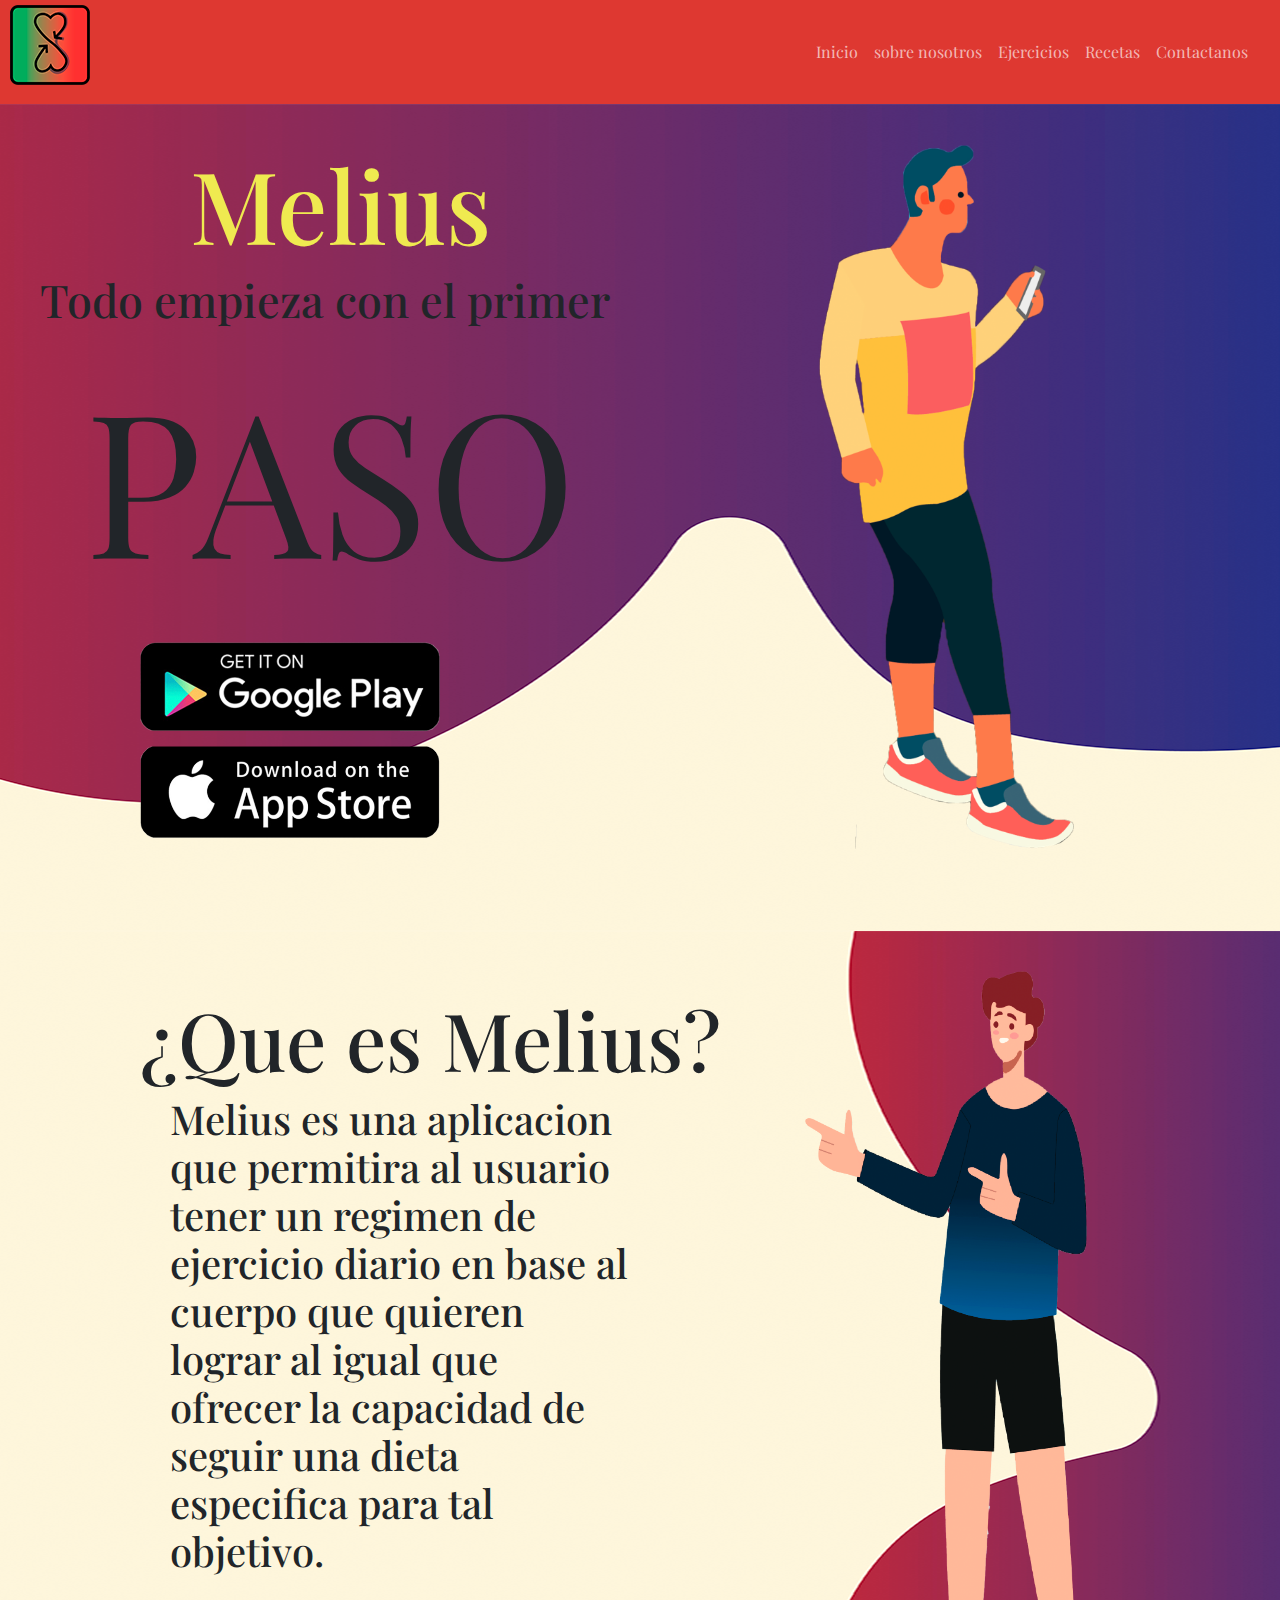
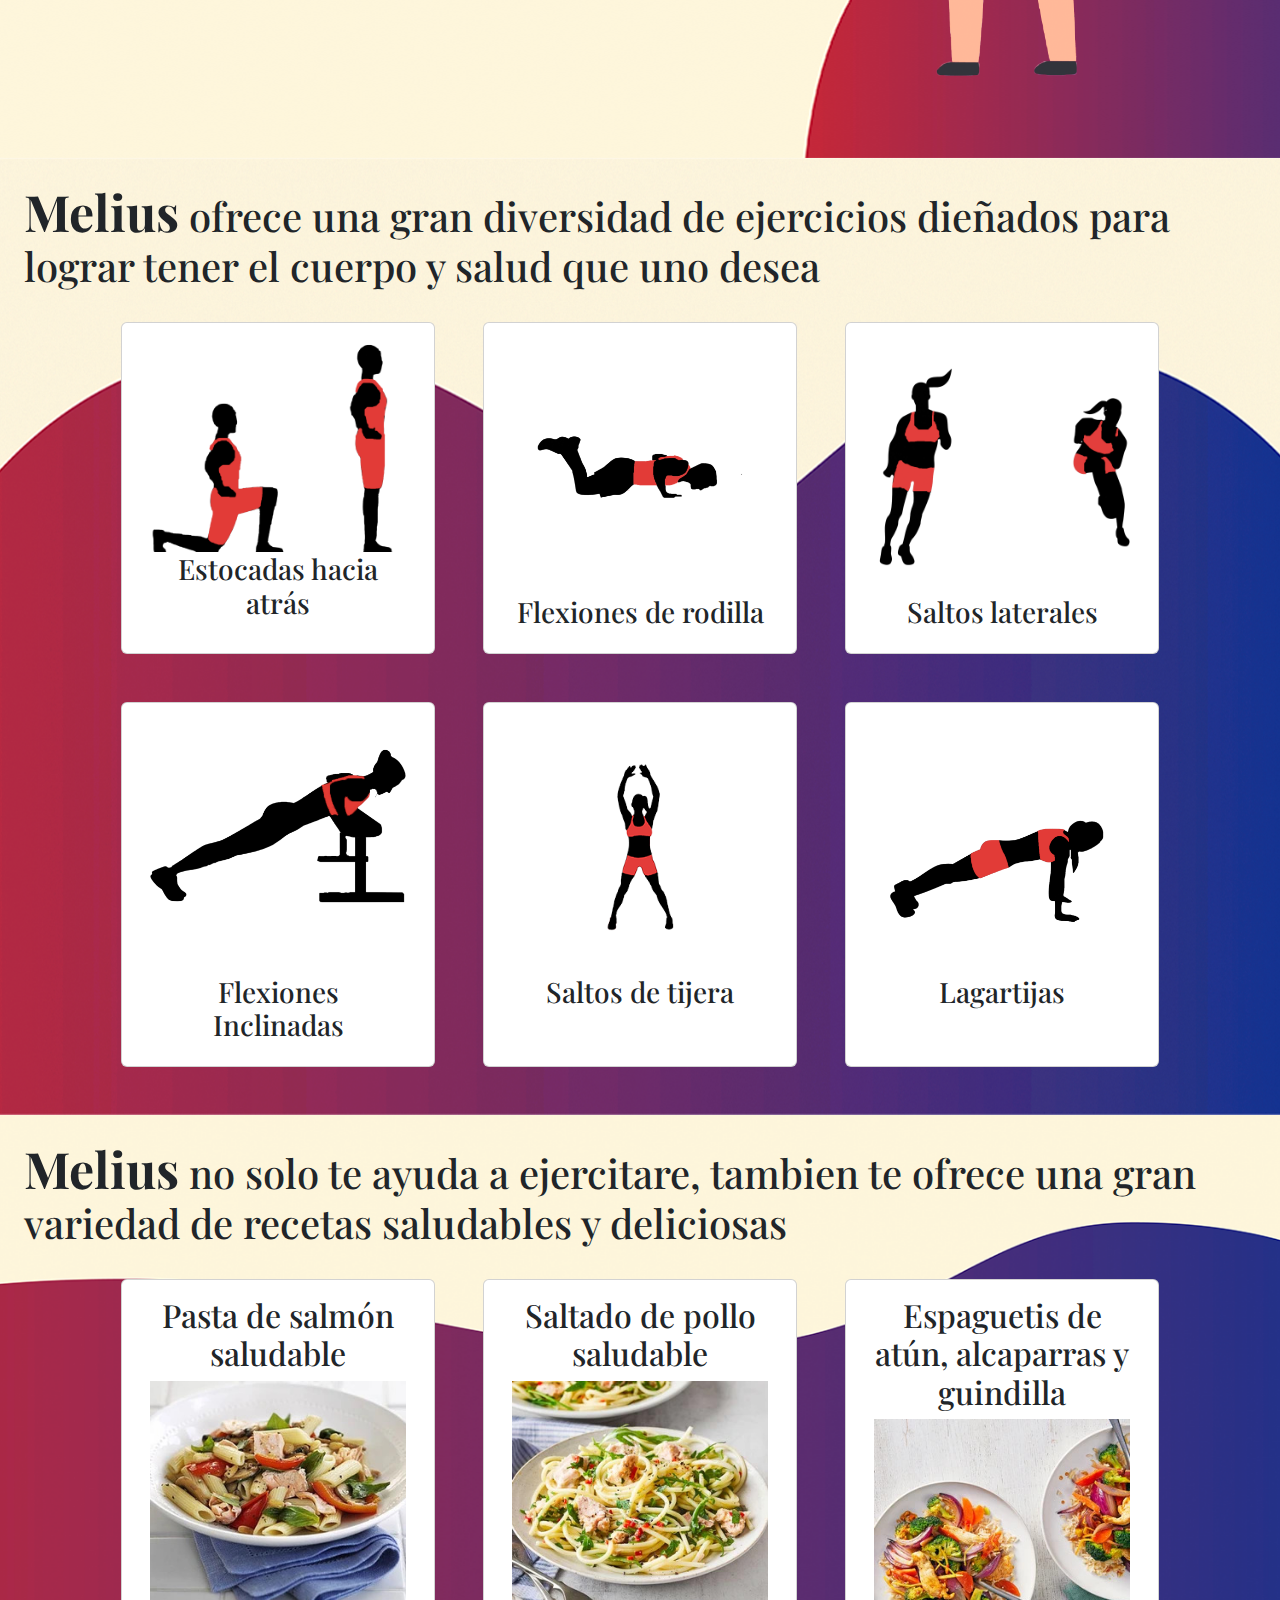
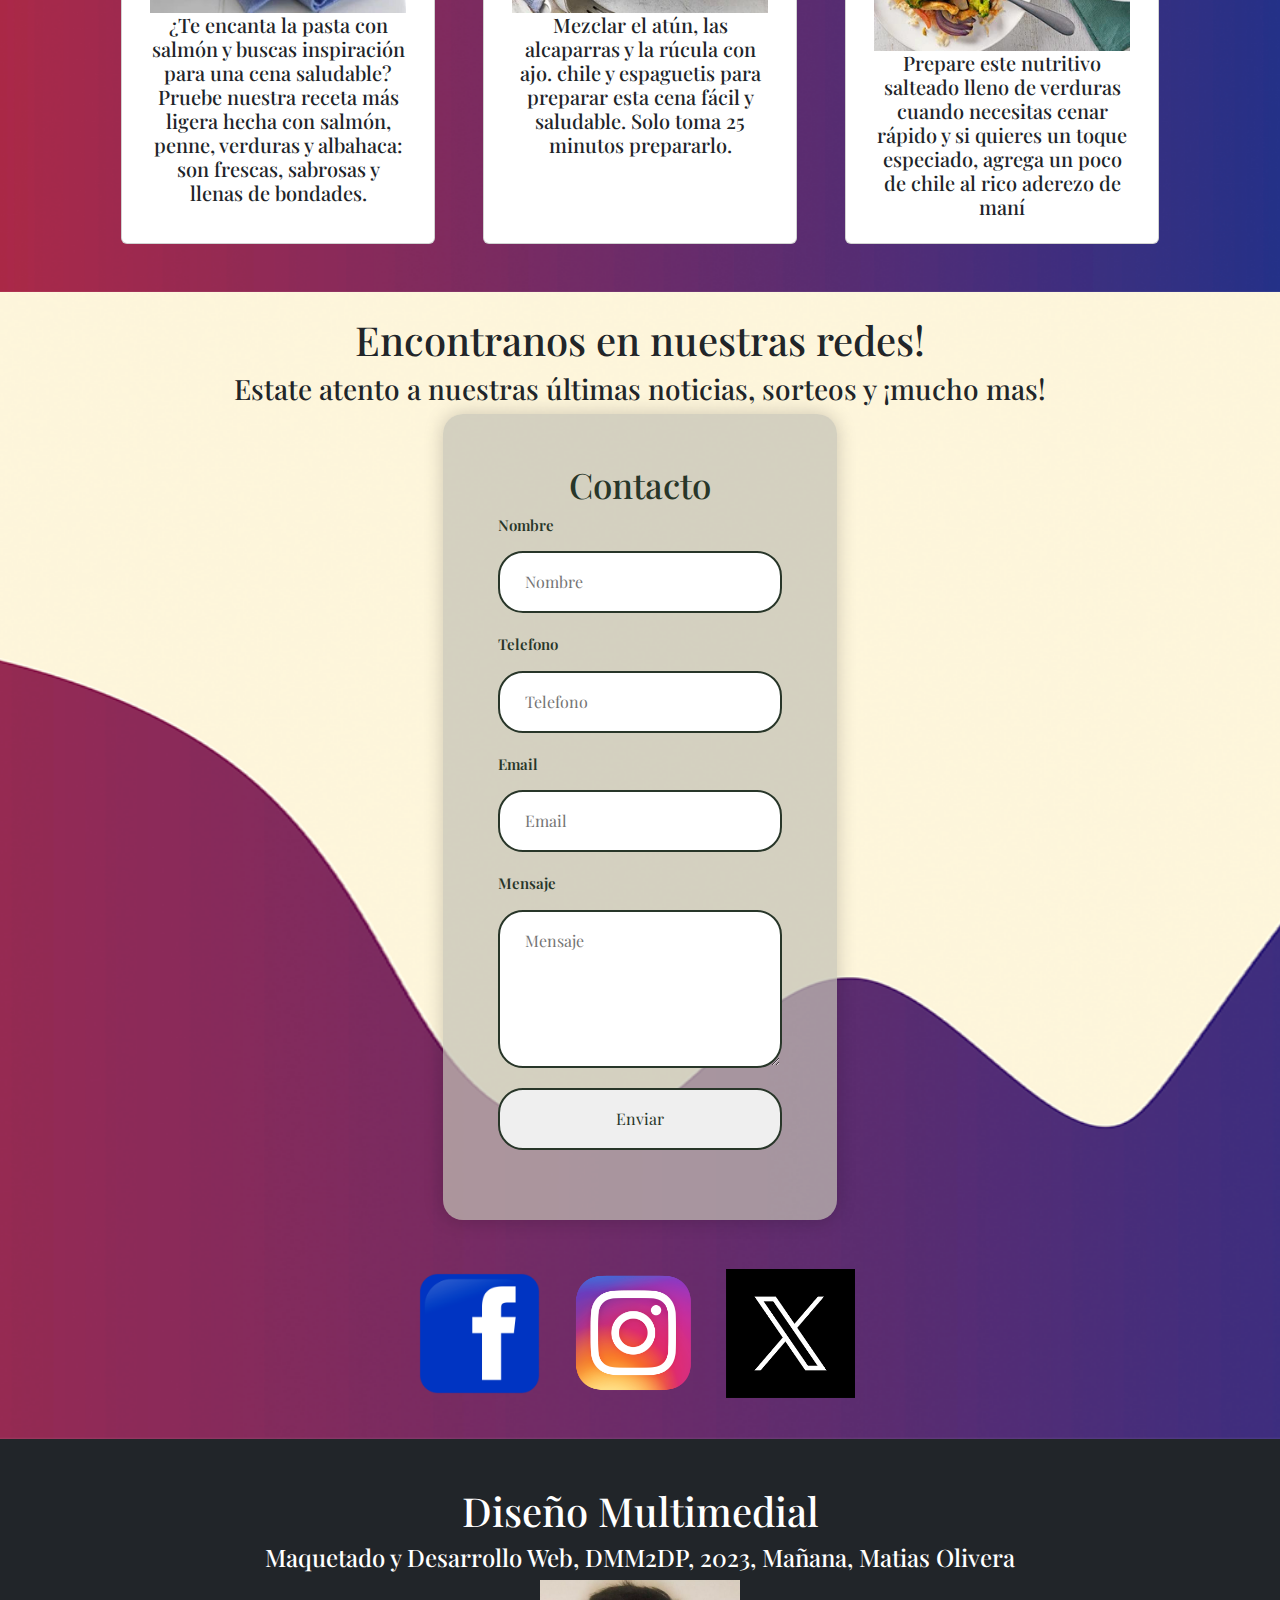
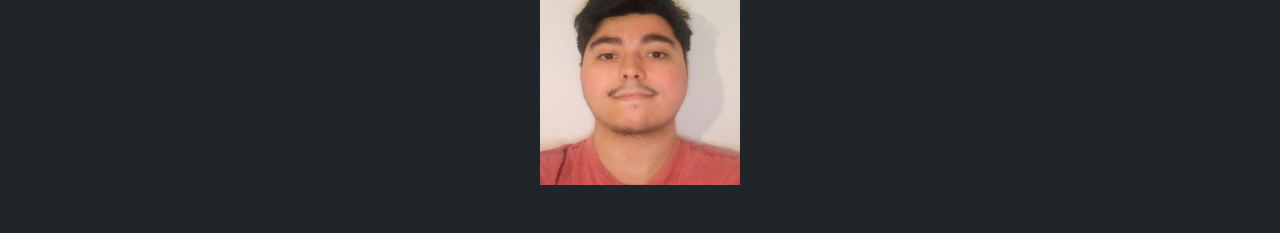
<file: index.html>
<!DOCTYPE html>
<html lang="es">

<head>
    <meta charset="UTF-8">
    <meta name="viewport" content="width=device-width, initial-scale=1.0">
    <title>Matias Olivera</title>

    <link rel="stylesheet" href="app/css/bootstrap.css">
    <link rel="stylesheet" href="css/estilos.css">
    <link rel="apple-touch-icon" sizes="57x57" href="iconos/apple-icon-57x57.png">
    <link rel="apple-touch-icon" sizes="60x60" href="iconos/apple-icon-60x60.png">
    <link rel="apple-touch-icon" sizes="72x72" href="iconos/apple-icon-72x72.png">
    <link rel="apple-touch-icon" sizes="76x76" href="iconos/apple-icon-76x76.png">
    <link rel="apple-touch-icon" sizes="114x114" href="iconos/apple-icon-114x114.png">
    <link rel="apple-touch-icon" sizes="120x120" href="iconos/apple-icon-120x120.png">
    <link rel="apple-touch-icon" sizes="144x144" href="iconos/apple-icon-144x144.png">
    <link rel="apple-touch-icon" sizes="152x152" href="iconos/apple-icon-152x152.png">
    <link rel="apple-touch-icon" sizes="180x180" href="iconos/apple-icon-180x180.png">
    <link rel="icon" type="image/png" sizes="192x192" href="iconos/android-icon-192x192.png">
    <link rel="icon" type="image/png" sizes="32x32" href="iconos/favicon-32x32.png">
    <link rel="icon" type="image/png" sizes="96x96" href="iconos/favicon-96x96.png">
    <link rel="icon" type="image/png" sizes="16x16" href="iconos/favicon-16x16.png">
    <link rel="manifest" href="manifest.json">
    <link rel="preconnect" href="https://fonts.googleapis.com">
    <link rel="preconnect" href="https://fonts.gstatic.com" crossorigin>
    <link href="https://fonts.googleapis.com/css2?family=Playfair+Display:wght@400;700&display=swap" rel="stylesheet">
    <meta name="msapplication-TileColor" content="#ffff00">
    <meta name="msapplication-TileImage" content="iconos/ms-icon-144x144.png">
    <meta name="theme-color" content="#ff0000">

    <meta name="mobile-web-app-capable" content="yes">
    <meta name="apple-mobile-web-app-capable" content="yes">
    <meta name="apple-mobile-web-app-title" content="Melius">
    <meta name="apple-mobile-web-app-status-bar-style" content="black-translucent">
    <meta name="theme-color" content="#6170f7">
    <meta name="msapplication-starturl" content="/app/">
    
</head>

<body>

    <header class="Head container-fluid bg-header py-4 sticky-top">
        <h1 id="logo">Melius</h1>
        <nav class="navbar navbar-expand-lg" data-bs-theme="dark">
            <div class="container-fluid">

                <button class="navbar-toggler" type="button" data-bs-toggle="collapse" data-bs-target="#barra"
                    aria-controls="barra" aria-expanded="false" aria-label="Botón hamburguesa">
                    <span class="navbar-toggler-icon"></span>
                </button>
                <div class="collapse navbar-collapse" id="barra">
                    <ul class="navbar-nav ms-auto text-center">
                        <li class="nav-item">
                            <a class="nav-link" href="#inicio">Inicio</a>
                        </li>
                        <li class="nav-item">
                            <a class="nav-link" href="#nosotros">sobre nosotros</a>
                        </li>
                        <li class="nav-item">
                            <a class="nav-link " href="#ejercicios">Ejercicios</a>
                        </li>
                        <li class="nav-item">
                            <a class="nav-link" href="#recetas">Recetas</a>
                        </li>
                        <li class="nav-item">
                            <a class="nav-link" href="#contactos">Contactanos</a>
                        </li>
                    </ul>
                </div>
            </div>
        </nav>
    </header>

    <section class="present container-fluid-lg p-4 bg2" >
        <span id="inicio" class="ancla"></span>
    <div class="row">
        <div class="col-12 col-md-12 col-lg-12">
        <div class="row">   
            <div class="col-md m-md-3">
                <div class="row">
                <div class="texto1 col-12 col-md-12 col-lg-6">
                    <figure>
                    <figcaption><h1>Melius</h1>
                    <h2>Todo empieza con el primer</h2>
                    <p>PASO</p></figcaption>
                    <img src="imagenes/descargar.png" alt="descarga" class="img3 img-fluid">
                </figure>
                </div>
                <div class="col-12 col-md-12 col-lg-6">
                    <img src="imagenes/1.png" alt="hombre 1" class="img1 img-fluid mb-3">
                </div>
            </div>
            </div>
        </div>
    </div>
    </div>
    </section>
    <section class="act container-fluid-lg p-4 bg2">
        <span id="nosotros" class="ancla"></span>
        <div class="row">
            <div class="col-12 col-md-12 col-lg-12">
            <div class="row">   
                <div class="col-md m-md-3">
                    <div class="row">
                    <div class="texto2 col-12 col-md-12 col-lg-6">
                        <h1>¿Que es Melius?</h1>
                        <h2>Melius es una aplicacion que permitira al usuario tener
                            un regimen de ejercicio diario en base al cuerpo que quieren
                            lograr al igual que ofrecer la capacidad de seguir una dieta
                            especifica para tal objetivo.</h2>
                    </div>
                    
                    <div class="col-12 col-md-12 col-lg-6">
                        <img src="imagenes/2.png" alt="hombre 2" class="img2 img-fluid mb-3">
                    </div>
                </div>
                
                </div>
            </div>
        </div>
        </div>
        </section>


    <section class="active container-fluid-lg p-4 bg1">
        <div class="row">
            <div class="col-12 col-md-12 col-lg-12">
        <span id="ejercicios" class="ancla"></span>

        <div class="row justify-content-center">
            <div class="col-12">
                <h1><strong>Melius</strong> ofrece una gran diversidad de ejercicios dieñados
                    para lograr tener el cuerpo y salud que uno desea</h1>
            </div>
            <div class="card-size col-10 col-md-5 col-lg-3 card m-4">
                <div class="card-body">
                    <div class="text-center">
                        <img src="imagenes/ejercicio1.png" alt="estocada" class="img-fluid">
                    </div>
                    <h3 class="card-title text-center">Estocadas hacia atrás</h3>
                </div>
            </div>

            <div class="card-size col-10 col-md-5 col-lg-3 card m-4">
                <div class="card-body">
                    <div class="text-center">
                        <img src="imagenes/ejercicio2.png" alt="flexion de rodilla" class="img-fluid">
                    </div>
                    <h3 class="card-title text-center">Flexiones de rodilla</h3>
                </div>
            </div>


            <div class="card-size col-10 col-md-5 col-lg-3 card m-4">
                <div class="card-body">
                    <div class="text-center">
                        <img src="imagenes/ejercicio3.png" alt="saltos laterales" class="img-fluid">
                    </div>
                    <h3 class="card-title text-center">Saltos laterales</h3>
                </div>
            </div>

            <div class="card-size col-10 col-md-5 col-lg-3 card m-4">
                <div class="card-body">
                    <div class="text-center">
                        <img src="imagenes/ejercicio4.png" alt="flexiones inclinadas" class="img-fluid">
                    </div>
                    <h3 class="card-title text-center">Flexiones Inclinadas</h3>
                </div>
            </div>

            <div class="card-size col-10 col-md-5 col-lg-3 card m-4">
                <div class="card-body">
                    <div class="text-center">
                        <img src="imagenes/ejercicio5.png" alt="saltos de tijera" class="img-fluid">
                    </div>
                    <h3 class="card-title text-center">Saltos de tijera</h3>
                </div>
            </div>
            <div class="card-size col-10 col-md-5 col-lg-3 card m-4">
                <div class="card-body">
                    <div class="text-center">
                        <img src="imagenes/ejercicio6.png" alt="lagartijas" class="img-fluid">
                    </div>
                    <h3 class="card-title text-center">Lagartijas</h3>
                </div>
            </div>
            
        </div>
    </div>
    </div>
    </section>


    <section class="comidas container-fluid-lg p-4 bg1">
        <div class="row">
            <div class="col-12 col-md-12 col-lg-12">
        <span id="recetas" class="ancla"></span>

        <div class="row justify-content-center">
            <div class="col-12">
                <h1><strong>Melius</strong> no solo te ayuda a ejercitare, tambien te ofrece una gran
                    variedad de recetas saludables y deliciosas</h1>
            </div>
            
            <div class="card-size col-10 col-md-5 col-lg-3 card m-4">
                <div class="card-body">
                    <div class="text-center">
                        <h2 class="card-title text-center">Pasta de salmón saludable</h2>
                        <img src="imagenes/recipe-image-legacy-id-1244455_7-e831545 (1).jpg" alt="pasta de salmon" class="img-fluid">
                    </div>
                    <h5 class=" text-center">¿Te encanta la pasta con salmón y buscas
                        inspiración para una cena saludable?
                        Pruebe nuestra receta más ligera hecha con
                        salmón, penne, verduras y albahaca:
                        son frescas, sabrosas y llenas de bondades.</h5>
                </div>
            </div>

            <div class="card-size col-10 col-md-5 col-lg-3 card m-4">
                <div class="card-body">
                    <div class="text-center">
                        <h2 class="card-title text-center">Saltado de pollo saludable</h2>
                        <img src="imagenes/Tuna-Caper-Chilli-Spaghetti-0d409ad.jpg" alt="salteado" class="img-fluid">
                    </div>
                    <h5 class="card-title text-center">Mezclar el atún, las alcaparras y la rúcula
                        con ajo. chile y espaguetis para preparar
                        esta cena fácil y saludable.
                        Solo toma 25 minutos prepararlo.</h5>
                </div>
            </div>


            <div class="card-size col-10 col-md-5 col-lg-3 card m-4">
                <div class="card-body">
                    <div class="text-center">
                        <h2 class="card-title text-center">Espaguetis de atún, alcaparras y guindilla</h2>
                        <img src="imagenes/Healthy-chicken-stir-fry-02a0a0f.jpg" alt="atun" class="img-fluid">
                    </div>
                    <h5 class="card-title text-center">Prepare este nutritivo salteado lleno de
                        verduras cuando necesitas cenar rápido y
                        si quieres un toque especiado, agrega un
                        poco de chile al rico aderezo de maní</h5>
                </div>
            </div>
            
        </div>
    </div>
    </div>
    </section>

    <section class="contact container-fluid-lg p-4 bg1">
        <span id="contactos" class="ancla"></span>
        <div class="row">
            <div class="col-12 col-md-12 col-lg-12">
        <div class="row justify-content-center">
            <div class="col-md-12">
                <div class="txtContact">
                <h1>
                    Encontranos en nuestras redes!
                </h1>
                <h3>
                    Estate atento a nuestras últimas noticias, sorteos y ¡mucho mas!
                </h3>
                </div>
                <div class="row mb-3">
                    <div class="col"></div>
                    <div class="formCent col-12 col-md-10 col-lg-4 mb-5">
                    <form class="formulario" action="https://formsubmit.co/matias.olivera@davinci.edu.ar" method="POST">
                    <h2 class="titleContact">Contacto</h2>
                    <div class="imput">
                        <label class="tituloForm" for="name">Nombre </label>
                        <input class="txt" type="text" name="name" id="name" placeholder="Nombre">
            
                        <label class="tituloForm" for="phone">Telefono</label>
                        <input class="txt" type="tel" name="phone" id="phone" placeholder="Telefono">
            
                        <label class="tituloForm" for="Email">Email</label>
                        <input class="txt" type="email" name="email" id="email" placeholder="Email">
            
                        <label class="tituloForm" for="message">Mensaje</label>
                        <textarea class="txt" name="message" id="message" cols="30" rows="5" placeholder="Mensaje"></textarea>
            
                        <input class="txt" class="btn" type="submit" value="Enviar">
            
                        <input class="txt" type="hidden" name="_next" value="https://gremoar.github.io/pwa/">
                        <input class="txt" type="hidden" name="_captcha" value="false">
                    </div>
                    </form>
                    </div>
                    <div class="col"></div>
                    <div class="row">
                    <div class="col"></div>
                    <div class="iconoss col-8 col-md-8 col-lg-8">
                    <div class="card-sizes col-3 col-md-2 col-lg-3 card ms-4">
                                <img src="imagenes/facebook.png" alt="facebook" class="img-fluid">
                    </div>
                    <div class="card-sizes col-3 col-md-2 col-lg-3 card ms-4">
                                <img src="imagenes/instagram.png" alt="insta" class="img-fluid">
                    </div>
                    <div class="card-sizes col-3 col-md-2 col-lg-3 card ms-4">
                                <img src="imagenes/X.jpg" alt="twitter" class="img-fluid">
                    </div>
                    </div>
                    <div class="col"></div>
                    </div>
                </div>
            </div>
            </div>
        </div>
    </div>
    </div>
    </section>


    <footer class="container-fluid bg-dark py-5 d-flex justify-content-center text-white">
        <ul class="m-0 p-0">
            <li class="h1">Diseño Multimedial</li>
            <li class="h4">Maquetado y Desarrollo Web, DMM2DP, 2023, Mañana, Matias Olivera</li>
            <img src="imagenes/yo.png" alt="alumno" class="fondo img-fluid">
        </ul>
    </footer>

    <script src="app/js/bootstrap.bundle.min.js"></script>

    <script>
        const barra = document.querySelector(".navbar-collapse");
        const cierre = new bootstrap.Collapse(barra, {
            toggle: false
        });
        const botones = document.querySelectorAll(".nav-item > a");
        const navegar = function (evento) {
            evento.preventDefault();
            const seccionApuntada = this.hash;
            if (barra.classList.contains('show')) {
                cierre.toggle()
                barra.addEventListener("hidden.bs.collapse", function () {
                    let distancia = document.querySelector(seccionApuntada).offsetTop;
                    if (seccionApuntada.length != 0) {
                        distancia = distancia;
                        scroll({ top: distancia, behavior: "smooth" });
                    }
                });
            } else {
                let distancia = document.querySelector(seccionApuntada).offsetTop;
                if (seccionApuntada.length != 0) {
                    distancia = distancia;
                    scroll({ top: distancia, behavior: "smooth" });
                }
            }
        }
        botones.forEach(boton => {
            boton.addEventListener("click", navegar);
        });
    </script>

    <script>
        if (typeof navigator.serviceWorker !== 'undefined') {
            navigator.serviceWorker.register('sw.js')
        }
    </script>

</body>

</html>
</file>
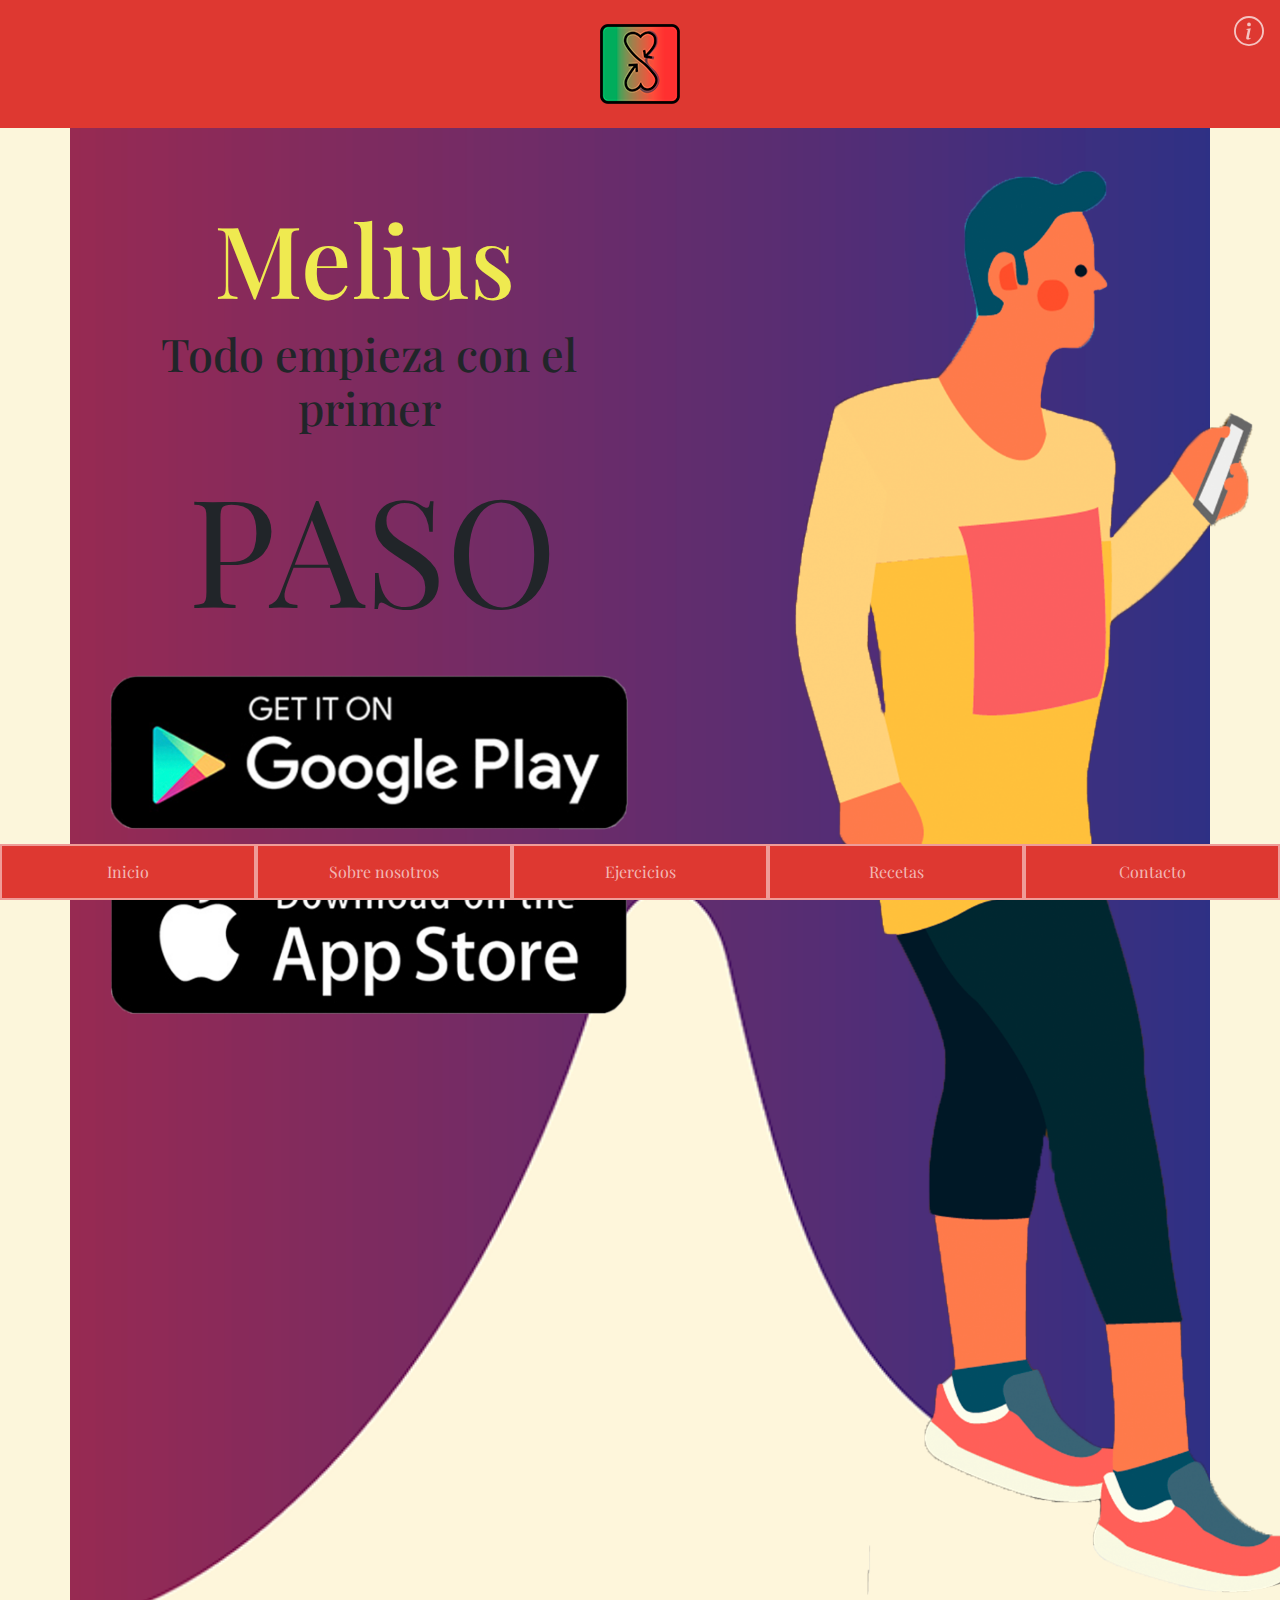
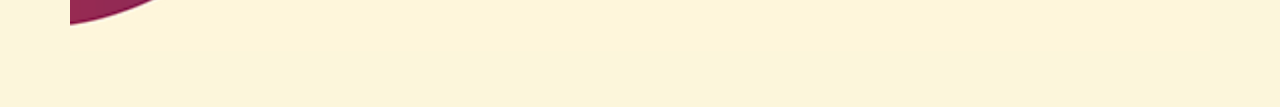
<file: app/index.html>
<!DOCTYPE html>
<html lang="es">

<head>
    <meta charset="UTF-8">
    <meta name="viewport" content="width=device-width, initial-scale=1.0">
    <title>Matias Olivera</title>

    <link rel="stylesheet" href="css/bootstrap.css">
    <link rel="stylesheet" href="css/estilos.css">
    <link rel="preconnect" href="https://fonts.googleapis.com">
    <link rel="preconnect" href="https://fonts.gstatic.com" crossorigin>
    <link href="https://fonts.googleapis.com/css2?family=Playfair+Display:wght@400;700&display=swap" rel="stylesheet">
</head>

<body>

    <header class="container-fluid bg-header py-4">
        <h1 id="logo">Melius</h1>
        <a href="#" id="info" data-bs-toggle="modal" data-bs-target="#datos">
            <svg xmlns="http://www.w3.org/2000/svg" width="30" height="30" fill="currentColor" class="bi bi-info-circle"
                viewBox="0 0 16 16">
                <path d="M8 15A7 7 0 1 1 8 1a7 7 0 0 1 0 14zm0 1A8 8 0 1 0 8 0a8 8 0 0 0 0 16z" />
                <path
                d="m8.93 6.588-2.29.287-.082.38.45.083c.294.07.352.176.288.469l-.738 3.468c-.194.897.105 1.319.808 1.319.545 0 1.178-.252 1.465-.598l.088-.416c-.2.176-.492.246-.686.246-.275 0-.375-.193-.304-.533L8.93 6.588zM9 4.5a1 1 0 1 1-2 0 1 1 0 0 1 2 0z" />
            </svg>
        </a>

        <nav class="navbar navbar-expand fixed-bottom" data-bs-theme="dark">
            <div class="container-fluid">
                <div class="collapse navbar-collapse" id="barra">
                    <ul class="navbar-nav ms-auto text-center">
                        <li class="nav-item">
                            <a class="nav-link" href="#inicio">Inicio</a>
                        </li>
                        <li class="nav-item">
                            <a class="nav-link" href="#nosotros">Sobre nosotros</a>
                        </li>
                        <li class="nav-item">
                            <a class="nav-link " href="#ejercicio">Ejercicios</a>
                        </li>
                        <li class="nav-item">
                            <a class="nav-link" href="#comida">Recetas</a>
                        </li>
                        <li class="nav-item">
                            <a class="nav-link" href="#contact">Contacto</a>
                        </li>
                    </ul>
                </div>
            </div>
        </nav>
    </header>

    <span id="nosotros" class="ancla"></span>
    <section class="act container-lg p-4 bg1">
        <div class="col-md m-md-3">
            <div class="row">
            <div class="texto2 col-12 col-md-12 col-lg-6">
                <h1>¿Que es Melius?</h1>
                <h2>Melius es una aplicacion que permitira al usuario tener
                    un regimen de ejercicio diario en base al cuerpo que quieren
                    lograr al igual que ofrecer la capacidad de seguir una dieta
                    especifica para tal objetivo.</h2>
            </div>
            
            <div class="col-12 col-md-12 col-lg-6">
                <img src="../imagenes/2.png" alt="hombre 2" class="img2 img-fluid mb-3">
            </div>
        </div>
        
        </div>
    </section>

    <span id="ejercicio" class="ancla"></span>
    <section class="active container-lg p-4 bg2">
        <div class="row justify-content-center">
            <div class="col-12">
                <h1><strong>Melius</strong> ofrece una gran diversidad de ejercicios dieñados
                    para lograr tener el cuerpo y salud que uno desea</h1>
            </div>
            <div class="card-sizes col-10 col-md-5 col-lg-3 card m-4">
                <div class="card-body">
                    <div class="text-center">
                        <img src="../imagenes/ejercicio1.png" alt="estocada" class="img-fluid">
                    </div>
                    <h3 class="card-title text-center">Estocadas hacia atrás</h3>
                </div>
            </div>

            <div class="card-sizes col-10 col-md-5 col-lg-3 card m-4">
                <div class="card-body">
                    <div class="text-center">
                        <img src="../imagenes/ejercicio2.png" alt="flexion de rodilla" class="img-fluid">
                    </div>
                    <h3 class="card-title text-center">Flexiones de rodilla</h3>
                </div>
            </div>


            <div class="card-sizes col-10 col-md-5 col-lg-3 card m-4">
                <div class="card-body">
                    <div class="text-center">
                        <img src="../imagenes/ejercicio3.png" alt="saltos laterales" class="img-fluid">
                    </div>
                    <h3 class="card-title text-center">Saltos laterales</h3>
                </div>
            </div>

            <div class="card-sizes col-10 col-md-5 col-lg-3 card m-4">
                <div class="card-body">
                    <div class="text-center">
                        <img src="../imagenes/ejercicio4.png" alt="flexiones inclinadas" class="img-fluid">
                    </div>
                    <h3 class="card-title text-center">Flexiones Inclinadas</h3>
                </div>
            </div>

            <div class="card-sizes col-10 col-md-5 col-lg-3 card m-4">
                <div class="card-body">
                    <div class="text-center">
                        <img src="../imagenes/ejercicio5.png" alt="saltos de tijera" class="img-fluid">
                    </div>
                    <h3 class="card-title text-center">Saltos de tijera</h3>
                </div>
            </div>
            <div class="card-sizes col-10 col-md-5 col-lg-3 card m-4">
                <div class="card-body">
                    <div class="text-center">
                        <img src="../imagenes/ejercicio6.png" alt="lagartijas" class="img-fluid">
                    </div>
                    <h3 class="card-title text-center">Lagartijas</h3>
                </div>
            </div>
            
        </div>
    </section>
    <span id="comida" class="ancla"></span>
    <section class="comidas container-lg p-4 bg1">
        <div class="row justify-content-center">
            <div class="col-12">
                <h1><strong>Melius</strong> no solo te ayuda a ejercitare, tambien te ofrece una gran
                    variedad de recetas saludables y deliciosas</h1>
            </div>
            <div class="card-sizes col-10 col-md-5 col-lg-3 card m-4">
                <div class="card-body">
                    <div class="text-center">
                        <h1 class="card-title text-center">Pasta de salmón saludable</h1>
                        <img src="../imagenes/recipe-image-legacy-id-1244455_7-e831545 (1).jpg" alt="Pasta de salmón" class="img-fluid">
                    </div>
                    <h5 class="card-title text-center">¿Te encanta la pasta con salmón y buscas
                        inspiración para una cena saludable?
                        Pruebe nuestra receta más ligera hecha con
                        salmón, penne, verduras y albahaca:
                        son frescas, sabrosas y llenas de bondades.</h5>
                </div>
            </div>

            <div class="card-sizes col-10 col-md-5 col-lg-3 card m-4">
                <div class="card-body">
                    <div class="text-center">
                        <h1 class="card-title text-center">Saltado de pollo saludable</h1>
                        <img src="../imagenes/Tuna-Caper-Chilli-Spaghetti-0d409ad.jpg" alt="Saltado de pollo" class="img-fluid">
                    </div>
                    <h5 class="card-title text-center">Mezclar el atún, las alcaparras y la rúcula
                        con ajo. chile y espaguetis para preparar
                        esta cena fácil y saludable.
                        Solo toma 25 minutos prepararlo.</h5>
                </div>
            </div>


            <div class="card-sizes col-10 col-md-5 col-lg-3 card m-4">
                <div class="card-body">
                    <div class="text-center">
                        <h1 class="card-title text-center">Espaguetis de atún, alcaparras y guindilla</h1>
                        <img src="../imagenes/Healthy-chicken-stir-fry-02a0a0f.jpg" alt="Espaguetis de atún" class="img-fluid">
                    </div>
                    <h5 class="card-title text-center">Prepare este nutritivo salteado lleno de
                        verduras cuando necesitas cenar rápido y
                        si quieres un toque especiado, agrega un
                        poco de chile al rico aderezo de maní</h5>
                </div>
            </div>
        </div>
    </section>

    <span id="contact" class="ancla"></span>
    <section class="formu container-lg p-4 bg2">
        <div class="row">
            <div class="col-12 col-md-12 col-lg-12">
        <div class="row justify-content-center">
            <div class="col-md-12">
                <div class="txtContact">
                <h1>
                    Encontranos en nuestras redes!
                </h1>
                <h3>
                    Estate atento a nuestras últimas noticias, sorteos y ¡mucho mas!
                </h3>
                </div>
                <div class="row mb-3">
                    <div class="col"></div>
                    <div class="formCent col-12 mb-5">
                    <form class="formulario" action="https://formsubmit.co/matias.olivera@davinci.edu.ar" method="POST">
                    <h2 class="titleContact">Contacto</h2>
                    <div class="imput">
                        <label class="tituloForm" for="name">Nombre </label>
                        <input class="txt" type="text" name="name" id="name" placeholder="Nombre">
            
                        <label class="tituloForm" for="phone">Telefono</label>
                        <input class="txt" type="tel" name="phone" id="phone" placeholder="Telefono">
            
                        <label class="tituloForm" for="Email">Email</label>
                        <input class="txt" type="email" name="email" id="email" placeholder="Email">
            
                        <label class="tituloForm" for="message">Mensaje</label>
                        <textarea class="txt" name="message" id="message" cols="30" rows="5" placeholder="Mensaje"></textarea>
            
                        <input class="txt" class="btn" type="submit" value="Enviar">
            
                        <input class="txt" type="hidden" name="_next" value="https://gremoar.github.io/pwa/app/index.html">
                        <input class="txt" type="hidden" name="_captcha" value="false">
                    </div>
                    </form>
                    </div>
                </div>
                <div class="row ms-4">
                    <div class="card-size col-10 col-md-5 col-lg-3 card m-4 ml-6">
                        <a href="https://www.facebook.com/" target="_blank"> 
                                <img src="../imagenes/facebook.png" alt="facebook" class="img-fluid">
                            </a>
                    </div>
                    <div class="card-size col-10 col-md-5 col-lg-3 card m-4">
                        <a href="https://www.instagram.com/" target="_blank"> 
                                <img src="../imagenes/instagram.png" alt="insta" class="img-fluid">
                        </a>
                    </div>
                    <div class="card-size col-10 col-md-5 col-lg-3 card m-4">
                        <a href="https://twitter.com/" target="_blank"> 
                                <img src="../imagenes/X.jpg" alt="twitter" class="img-fluid">
                        </a>
                        </div>
                    </div>
                
            </div>
            </div>
        </div>
    </div>
    </div>
    </section>
    
    <span id="inicio" class="ancla"></span>
    <section class="present container-lg p-4 bg2">

        <div class="row">   
            <div class="col-md m-md-3">
                <div class="row">
                    <div class="texto1 col-12 col-md-12 col-lg-6">
                        <figure>
                            <figcaption><h1>Melius</h1>
                            <h2>Todo empieza con el primer</h2>
                            <p>PASO</p></figcaption>
                            <img src="../imagenes/descargar.png" alt="descarga" class="img3 img-fluid">
                        </figure>
                    </div>
                
                <div class="col-12 col-md-12 col-lg-6">
                    <img src="../imagenes/1.png" alt="hombre 1" class="img1 img-fluid mb-3">
                </div>
            </div>
            
            </div>
        </div>
    </section>
    


    <div class="modal fade" id="datos" tabindex="-1" aria-labelledby="datosLabel" aria-hidden="true">
        <div class="modal-dialog modal-dialog-centered">
            <div class="modal-content bg-dark text-white">
                <div class="modal-header">
                    <button type="button" class="btn-close text-white" data-bs-dismiss="modal" aria-label="Close"></button>
                </div>
                <div class="modal-body">
                    <ul class="m-0 p-0">
                        <li class="h1">Escuela Da Vinci</li>
                        <li class="h4">Maquetado y Desarrollo Web</li>
                        <li>PWA de ejemplo con fines académicos</li>
                    </ul>
                </div>
            </div>
        </div>
    </div>

    <script src="js/bootstrap.bundle.min.js"></script>

</body>

</html>
</file>
<file: css/estilos.css>
body {
    background-color: #FCF6DB;
    font-family: 'Playfair Display', serif; 
}


.bg-header {
    background-color: #de3831;
}

.img1{
    height: 705px;
    display: block;
    margin-left: auto;
    margin-right: auto;
}

.img2{
    height: 705px;
    display: block;
    margin-left: auto;
    margin-right: auto;
}

.img3{
    width: 300px;
    display: block;
    margin-left: 100px;
    margin-right: auto;
}

.present{
    background-image: url("../imagenes/bg1.png");
    background-repeat: no-repeat;
    height: 827px;
    background-position: center;
}
.act{
    background-image: url("../imagenes/bg2.png");
    background-repeat: no-repeat;
    height: 827px;
    background-position: center;
}

.active{
    background-image: url("../imagenes/bg3.png");
    background-repeat: no-repeat;
    background-position: center;
    background-size: cover;

}

.comidas{
    background-image: url("../imagenes/bg4.png");
    background-repeat: no-repeat;
    background-position: center;
    background-size: cover;

}

.contact{
    background-image: url("../imagenes/bg5.png");
    background-repeat: no-repeat;
    background-position: center;
    background-size: cover;
}
.texto1 h1{
    color:#EFEA50;
    font-size: 100px;
    margin-left: 150px;
}
.texto1 h2{
    font-size: 45px;
    margin: 0;
}
.texto1 p{
    font-size: 200px;
    margin-left: 45px;
}

.texto2{
    margin-top: 20px;
}

.texto2 h1{
    font-size: 80px;
    white-space: nowrap;
    margin-left: 100px;
}
.texto2 h2{
    font-size: 40px;
    margin-left: 130px;
}
strong{
    font-size: 50px;
}

#logo {
    width: 134px;
    height: 50px;
    font-size: 0;
    background: url("../app/imagenes/logo.png");
    background-repeat: no-repeat;
    position: absolute;
    top: 5px;
    bottom: 10px;
    left: 10px;
    height: 100px;
    z-index: 1;
}

.txtContact{
    text-align: center;
}

.formulario{
    align-items: center;
    padding: 50px 55px;
    box-shadow: 0 0 20px rgba(0, 0, 0, 0.2);
    background-color: #c3c1b5b5;
    border-radius: 20px;
    text-align: center;
    width: 100%;
}

.imput{
    display: flex;
    flex-direction: column;
    text-align: left;
}

.titleContact{
    color:#283629;
    font-size: 35px;
}

.tituloForm{
    color:#283629;
    font-size: 15px;
    font-weight: 600;
    margin-bottom: 15px;
}

.txt{
    padding: 17px 25px;
    border-radius: 25px;
    margin-bottom: 20px;
    border: 2px solid ;
    color: #283629;
    outline: none;
}

.Iconos{
    height: 200px;
    width: 200px;
    position:relative;
    left: 180px;
    margin-left: 100px; 
}

.iconoss{
    display: flex;
    padding-left: 5%;
    width: 600px;
}

.card-sizes{
    border-color: transparent;
    background-color: transparent;

}

.navbar-nav{
    position: relative;
}
.fondo{
    width: 200px;
    /* height: 500px; */
}
@media (max-width: 991px) {
    #logo {
        left: calc(50% - 50px);
    }

    .nav-item {
        background: rgba(255, 255, 255, .1);
        margin: 1rem 0;
    }

    .nav-item:first-child{
        margin-top: 2rem;
    }

    .nav-item:hover {
        background: rgba(0, 0, 0, .1);
    }

    .formulario{
        padding: 50px 30px;

    }

    .txt{
        padding:15px;
    }
}
@media screen and (min-width: 576px) and (max-width: 992px){
    .img1{
        height: 400px;
        display: block;
        margin-left: auto;
        margin-right: auto;
    }

    .img2{
        height: 400px;
        display: block;
        margin-left: auto;
        margin-right: auto;
    }
    .img3{
        width: 170px;
        display: block;
        margin-left: auto;
        margin-right: auto;
    }
    .texto1{
        margin: 0;
    }

    .texto1 h1{
        font-size: 80px;
        text-align: center;
        margin: 0;
    }

    .texto1 h2{
        font-size: 35px;
        text-align: center;
    }

    .texto1 p{
        font-size: 130px;
        text-align: center;
        margin: 0;
    }
    
    .texto2 h1{
        font-size: 60px;
        white-space: nowrap;
        text-align: center;
        margin-left: 0px;
    }

    .texto2 h2{
        font-size: 30px;
        margin-left: 130px;
        margin: 0;
    }

   .card-size {
    max-width: 50%;
   }

   .iconoss{
    display: flex;
    justify-content: center;
    width: 700px;
    padding: 0;
}
}
@media screen and (min-width: 320px) and (max-width: 575px){
    #logo {
        left: calc(50% - 44px);
    }
body{
  width: 100%;
}

.img1{
    height: 350px;
    display: block;
    margin-left: auto;
    margin-right: auto;
}

.img2{
    height: 400px;
    display: block;
    margin-left: auto;
    margin-right: auto;
}
.img3{
    width: 170px;
    display: block;
    margin-left: auto;
    margin-right: auto;
}
.texto1{
    margin: 0;
}
.texto2 {
    margin: 0;
}
.texto1 h1{
    font-size: 70px;
    text-align: center;
    margin: 0;
}

.texto1 h2{
    font-size: 40px;
    text-align: center;
}

.texto1 p{
    font-size: 120px;
    text-align: center;
    margin: 0;
}

.texto2 h1{
    font-size: 40px;
    text-align: center;
    margin-left: 10px;
}
.texto2 h2{
    font-size: 25px;
    margin-left: 20px;

}
.act{
    background-image: url("../imagenes/bg2\ min.png");
    background-repeat: no-repeat;
    background-size: cover;

}

.active{
    background-image: url("../imagenes/bg3\ min.png");
    background-repeat: no-repeat;
    width: 100%;

    
}

.comidas{
    background-image: url("../imagenes/bg4\ min.png");
    background-repeat: no-repeat;
    width: 100%;

    
}
.contact{
    width: 100%;
}
.iconoss{
    display: flex;
    width: 75%;
    padding-left: 0;
    justify-content: center;
}
}

.navbar-toggler {
    border: none;
}

.navbar-toggler:active {
    box-shadow: none;
}

.navbar-toggler:focus {
    box-shadow: none;
}

.bg-titulo {
    padding: 0 1.5rem;
    color: rgba(255, 255, 255, .8);
    margin-bottom: 1.5rem;
    position: relative;
    margin-left: -1.5rem;
    margin-right: -1.5rem;
    padding-left: 90px;
    line-height: 4.3rem;
    border-bottom: 8px solid rgba(0, 0, 0, 0.4);
}

.ancla {
    position: relative;
    top: -4.5rem;
}

footer ul {
    list-style: none;
    text-align: center;
}
</file>
<file: app/css/estilos.css>
body {
    background-color: #FCF6DB;
    font-family: 'Playfair Display', serif;
}

.bg1 {
    background-color: #b9e3f3;
}

.bg2 {
    background-color: white;
}

.bg-header, nav {
    background-color: #de3831;
}

#logo {
    width: 80px;
    height: 80px;
    font-size: 0;
    background: url("../imagenes/logo.png");
    background-repeat: no-repeat;
    margin: auto;
}

.present{
    background-image: url("../imagenes/bg1.png");
    background-repeat: no-repeat;
    background-position: center;
    background-size: cover;
}

.act{
    background-image: url("../imagenes/bg2.png");
    background-position: center;
    background-size: cover;
}

.active{
    background-image: url("../imagenes/bg3.png");
    background-repeat: no-repeat;
    background-position: center;
    background-size: cover;
}

.comidas{
    background-image: url("../imagenes/bg4.png");
    background-repeat: no-repeat;
    background-position: center;
    background-size: cover;
}

.formu{
    background-image: url("../imagenes/bg5.png");
    background-repeat: no-repeat;
    background-position: center;
    background-size: cover;
}

.texto1{
    margin-top: 30px;
    
}
.texto1 h1{
    color:#EFEA50;
    font-size: 100px;
    margin-left: 20%;
}
.texto1 h2{
    font-size: 45px;
    margin: 0;
    text-align: center;
}
.texto1 p{
    font-size: 150px;
    margin-left: 15%;

}

.texto2 h1{
    font-size: 3.2rem;
    text-align: center;
}

.img1{
    margin-left: 140px;
}

.img2{
    margin-left: 80px;
    height: 500px;
}

.card-sizes {
    max-width: 60%;
}

#info {
    position: absolute;
    top: 16px;
    right: 16px;
    color: rgba(255, 255, 255, .7);
}

.card-size{
    padding: 0;
    max-width: 20%;
    align-items: center;
    border-color: transparent;
    background-color: transparent;
}


.navbar-nav {
    width: 100%;
    background: none;
    flex-wrap: nowrap;
}

.navbar {
    padding: 0;
}

.navbar > .container-fluid {
    padding: 0;
}



.nav-item {
    flex: 1;
    padding: 0;
    display: flex;
}

.nav-link {
    background-color: none;
    text-align: center;
    border: 2px solid rgba(255, 255, 255, .5);
    flex: 1;
    display: flex;
    align-items: center;
    justify-content: center;
    height: 3.5rem;
}

.ancla {
    position: relative;
    top: -4.5rem;
}



section {
    display: none;
    margin-bottom: 3.5rem;
}



section:last-of-type {
    display: block;
}



#inicio:target ~ section, #ejercicio:target ~ section, #nosotros:target ~ section, #comida:target ~ section, #contact:target ~ section {
    display: none;
}


span:target + section {
    display: block !important;
}

.bg-titulo {
    padding: 0 1.5rem;
    color: rgba(255, 255, 255, .8);
    margin-bottom: 1.5rem;
    position: relative;
    margin-left: -1.5rem;
    margin-right: -1.5rem;
    padding-left: 90px;
    line-height: 4.3rem;
    border-bottom: 8px solid rgba(0, 0, 0, 0.4);
}

.formulario{
    padding: 50px 55px;
    box-shadow: 0 0 20px rgba(0, 0, 0, 0.2);
    background-color: #c3c1b5b5;
    border-radius: 20px;
    text-align: center;
    width: 520px;
}

.txtContact{
    text-align: center;
}

.imput{
    display: flex;
    flex-direction: column;
    text-align: left;
}

.titleContact{
    color:#283629;
    font-size: 35px;
}

.tituloForm{
    color:#283629;
    font-size: 15px;
    font-weight: 600;
    margin-bottom: 15px;

}

.txt{
    padding: 17px 25px;
    border-radius: 25px;
    margin-bottom: 20px;
    border: 2px solid ;
    color: #283629;
    outline: none;

}

.btn{
    font-size: 16px;
    color: azure;
    border: 0;
    border-radius: 25px;
    box-shadow: 0 0 20px rgba(25, 254, 0, 0.4);
    cursor:pointer;
}

@media(max-width:991px){


    .formulario{
        padding: 50px 30px;
        width: 100%;

    }

    .txt{
        padding:15px;
    }
}

@media screen and (min-width: 320px) and (max-width: 575px){

    .img1{
            height: 350px;
            display: block;
            margin-left: auto;
            margin-right: auto;
    }
    .img2{
        height: 350px;
    display: block;
    margin-left: auto;
    margin-right: auto;
    }
    .img3{
        width: 170px;
        display: block;
        margin-left: auto;
        margin-right: auto;
    }
    .texto1{
        margin: 0;
    }

    .texto1 h1{
        font-size: 70px;
        text-align: center;
        margin: 0;
    }
    
    .texto1 h2{
        font-size: 40px;
        text-align: center;
    }
    
    .texto1 p{
        font-size: 120px;
        text-align: center;
        margin: 0;
    }
    .navbar-expand .navbar-nav .nav-link{
        padding: 0;
    }

    .card-size{
        max-width: 15%;
    }
    .ms-4{
        margin-left: -12px !important;
        justify-content: center;
    }
    .card-sizes{
        max-width: 100%;
    }
}

#datos .modal-body {
    padding-top: 0;
    padding-bottom: 50px;
}

#datos .modal-header {
    border: none;
}

#datos .btn-close {
    background: transparent url("data:image/svg+xml,%3csvg xmlns='http://www.w3.org/2000/svg' viewBox='0 0 16 16' fill='white'%3e%3cpath d='M.293.293a1 1 0 011.414 0L8 6.586 14.293.293a1 1 0 111.414 1.414L9.414 8l6.293 6.293a1 1 0 01-1.414 1.414L8 9.414l-6.293 6.293a1 1 0 01-1.414-1.414L6.586 8 .293 1.707a1 1 0 010-1.414z'/%3e%3c/svg%3e") center/1em auto no-repeat;
    border: 0;
}

#datos ul {
    list-style: none;
    text-align: center;
}
</file>
